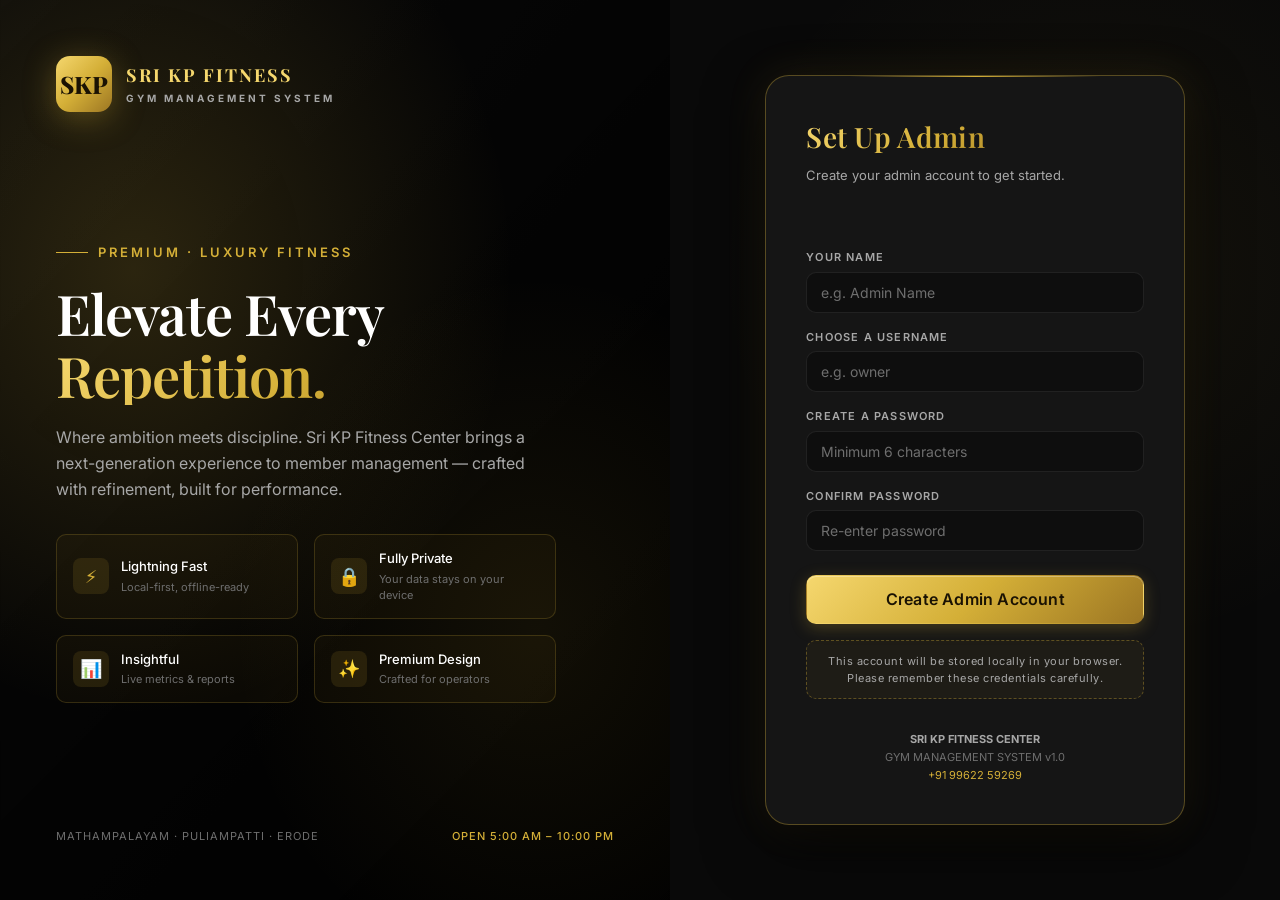
<file: index.html>
<!DOCTYPE html>
<html lang="en">
<head>
  <meta charset="UTF-8">
  <meta name="viewport" content="width=device-width, initial-scale=1, viewport-fit=cover">
  <meta name="theme-color" content="#090909">
  <meta name="mobile-web-app-capable" content="yes">
  <meta name="apple-mobile-web-app-capable" content="yes">
  <meta name="apple-mobile-web-app-status-bar-style" content="black-translucent">
  <meta name="apple-mobile-web-app-title" content="SKP Fitness">
  <link rel="manifest" href="manifest.json">
  <title>Sign In — Sri KP Fitness Center</title>
  <link rel="preconnect" href="https://fonts.googleapis.com">
  <link rel="preconnect" href="https://fonts.gstatic.com" crossorigin>
  <link href="https://fonts.googleapis.com/css2?family=Playfair+Display:wght@600;700;800&family=Inter:wght@400;500;600;700&display=swap" rel="stylesheet">
  <link rel="stylesheet" href="css/variables.css">
  <link rel="stylesheet" href="css/base.css">
  <link rel="stylesheet" href="css/components.css">
  <link rel="stylesheet" href="css/login.css">
  <link rel="stylesheet" href="css/responsive.css">
</head>
<body>
  <main class="login-page">
    <!-- Left: Brand hero -->
    <section class="login-brand">
      <div class="brand-logo">
        <div class="mark">SKP</div>
        <div class="name">Sri KP Fitness<span>GYM MANAGEMENT SYSTEM</span></div>
      </div>

      <div class="brand-hero">
        <div class="eyebrow">Premium · Luxury Fitness</div>
        <h1>
          Elevate Every
          <span class="gold">Repetition.</span>
        </h1>
        <p>Where ambition meets discipline. Sri KP Fitness Center brings a next-generation experience to member management — crafted with refinement, built for performance.</p>

        <div class="brand-features">
          <div class="feature">
            <div class="ico">⚡</div>
            <div class="txt">Lightning Fast<small>Local-first, offline-ready</small></div>
          </div>
          <div class="feature">
            <div class="ico">🔒</div>
            <div class="txt">Fully Private<small>Your data stays on your device</small></div>
          </div>
          <div class="feature">
            <div class="ico">📊</div>
            <div class="txt">Insightful<small>Live metrics &amp; reports</small></div>
          </div>
          <div class="feature">
            <div class="ico">✨</div>
            <div class="txt">Premium Design<small>Crafted for operators</small></div>
          </div>
        </div>
      </div>

      <footer class="brand-footer">
        <span>MATHAMPALAYAM · PULIAMPATTI · ERODE</span>
        <span class="hours">OPEN 5:00 AM – 10:00 PM</span>
      </footer>
    </section>

    <!-- Right: Sign-in -->
    <section class="login-panel">
      <div class="login-card fade-in">
        <div class="section-title" style="margin-bottom: 0">
          <div>
            <h2>Welcome Back</h2>
            <p class="subtitle">Manage your fitness business with confidence.</p>
          </div>
        </div>

        <!-- Sign-in form -->
        <form id="login-form" novalidate style="margin-top: 32px;">
          <div class="login-error hidden" id="login-error"></div>

          <div class="form-group" style="margin-bottom: 18px;">
            <label for="username">Username</label>
            <input id="username" name="username" class="input" type="text" autocomplete="username" required placeholder="e.g. owner">
          </div>

          <div class="form-group">
            <label for="password">Password</label>
            <div class="password-wrap">
              <input id="password" name="password" class="input" type="password" autocomplete="current-password" required placeholder="Enter your password">
              <button type="button" class="toggle-eye" id="toggle-eye" aria-label="Show password">Show</button>
            </div>
          </div>

          <div class="login-options">
            <label class="checkbox">
              <input type="checkbox" id="remember" checked>
              Remember username
            </label>
            <span class="forgot" id="forgot-link">Forgot password?</span>
          </div>

          <button type="submit" class="btn btn-primary btn-block btn-lg" id="login-btn">
            <span id="login-btn-text">Sign In Securely</span>
          </button>

          <div class="setup-note hidden" id="setup-note">
            <strong style="color: var(--gold)">First time here?</strong><br>
            Set up the admin account below to get started.
          </div>
        </form>

        <!-- Setup form (hidden by default) -->
        <form id="setup-form" class="hidden" novalidate style="margin-top: 32px;">
          <div class="login-error hidden" id="setup-error"></div>

          <div class="form-group" style="margin-bottom: 16px;">
            <label for="setup-name">Your Name</label>
            <input id="setup-name" class="input" type="text" required placeholder="e.g. Admin Name">
          </div>
          <div class="form-group" style="margin-bottom: 16px;">
            <label for="setup-username">Choose a Username</label>
            <input id="setup-username" class="input" type="text" required placeholder="e.g. owner">
          </div>
          <div class="form-group" style="margin-bottom: 16px;">
            <label for="setup-password">Create a Password</label>
            <input id="setup-password" class="input" type="password" required placeholder="Minimum 6 characters">
          </div>
          <div class="form-group" style="margin-bottom: 24px;">
            <label for="setup-password2">Confirm Password</label>
            <input id="setup-password2" class="input" type="password" required placeholder="Re-enter password">
          </div>
          <button type="submit" class="btn btn-primary btn-block btn-lg">Create Admin Account</button>
          <div class="setup-note" style="margin-top: 16px;">
            This account will be stored locally in your browser.<br>
            Please remember these credentials carefully.
          </div>
        </form>

        <div class="login-footer">
          <strong>SRI KP FITNESS CENTER</strong><br>
          GYM MANAGEMENT SYSTEM v1.0<br>
          <span style="color: var(--gold);">+91 99622 59269</span>
        </div>
      </div>
    </section>
  </main>

  <div id="toast-stack"></div>

  <script src="js/config.js"></script>
  <script src="js/db.js"></script>
  <script src="js/utils.js"></script>
  <script src="js/auth.js"></script>
  <script>
    (async function init() {
      const loginForm = U.$('#login-form');
      const setupForm = U.$('#setup-form');
      const loginError = U.$('#login-error');
      const setupError = U.$('#setup-error');
      const setupNote = U.$('#setup-note');

      // Open DB
      await DB.open();

      // If already signed in, redirect
      if (Auth.session()) { window.location.replace('app.html'); return; }

      // Toggle view based on whether an admin exists
      const hasAdmin = await Auth.hasAdmin();
      if (!hasAdmin) {
        loginForm.classList.add('hidden');
        setupForm.classList.remove('hidden');
        U.$('.subtitle').textContent = 'Create your admin account to get started.';
        U.$('.section-title h2').textContent = 'Set Up Admin';
      } else {
        const remember = localStorage.getItem(APP_CONFIG.rememberKey);
        if (remember) U.$('#username').value = remember;
      }

      // Toggle password visibility
      const pwdInput = U.$('#password');
      const eye = U.$('#toggle-eye');
      eye.addEventListener('click', () => {
        const show = pwdInput.type === 'password';
        pwdInput.type = show ? 'text' : 'password';
        eye.textContent = show ? 'Hide' : 'Show';
      });

      function showError(el, msg) {
        el.textContent = msg;
        el.classList.remove('hidden');
        el.innerHTML = `<span>⚠</span><span>${U.escape(msg)}</span>`;
      }
      function clearError(el) { el.classList.add('hidden'); el.textContent = ''; }

      // Sign-in handler
      loginForm.addEventListener('submit', async (e) => {
        e.preventDefault();
        clearError(loginError);
        const username = U.$('#username').value.trim();
        const password = U.$('#password').value;
        if (!username || !password) { showError(loginError, 'Enter both username and password.'); return; }
        const btn = U.$('#login-btn');
        const txt = U.$('#login-btn-text');
        btn.disabled = true; txt.textContent = 'Signing in...';
        try {
          await Auth.login({ username, password });
          if (U.$('#remember').checked) localStorage.setItem(APP_CONFIG.rememberKey, username);
          else localStorage.removeItem(APP_CONFIG.rememberKey);
          txt.textContent = 'Welcome!';
          setTimeout(() => window.location.replace('app.html'), 350);
        } catch (err) {
          showError(loginError, err.message || 'Login failed.');
          btn.disabled = false;
          txt.textContent = 'Sign In Securely';
        }
      });

      // Setup handler
      setupForm.addEventListener('submit', async (e) => {
        e.preventDefault();
        clearError(setupError);
        const name = U.$('#setup-name').value.trim();
        const username = U.$('#setup-username').value.trim();
        const p1 = U.$('#setup-password').value;
        const p2 = U.$('#setup-password2').value;
        if (!name || !username || !p1) { showError(setupError, 'All fields are required.'); return; }
        if (p1.length < 6) { showError(setupError, 'Password must be at least 6 characters.'); return; }
        if (p1 !== p2) { showError(setupError, 'Passwords do not match.'); return; }
        try {
          await Auth.createAdmin({ username, password: p1, name });
          await Auth.login({ username, password: p1 });
          U.toast('Admin account created. Welcome!', 'success');
          setTimeout(() => window.location.replace('app.html'), 500);
        } catch (err) {
          showError(setupError, err.message || 'Setup failed.');
        }
      });

      // Forgot password — show local recovery guidance
      U.$('#forgot-link').addEventListener('click', () => {
        U.modal({
          title: 'Local Account Recovery',
          size: 'sm',
          body: `<div style="color: var(--text-secondary); font-size: 14px; line-height: 1.6;">
            <p>This application stores credentials locally in your browser — there is no online recovery.</p>
            <p style="margin-top: 12px;">If you have truly forgotten your password, you can <strong>reset the admin account</strong> and create a new one. <span style="color: var(--danger); font-weight: 600;">Member records are preserved</span> — only the admin login will be reset.</p>
            <p style="margin-top: 12px; color: var(--warning);">If you have a JSON backup, you can restore everything afterward.</p>
          </div>`,
          actions: [
            { label: 'Cancel', variant: 'secondary' },
            { label: 'Reset Admin Account', variant: 'danger', onClick: async () => {
              if (!confirm('This will delete all admin logins so you can create a new one. Member data stays intact. Continue?')) return;
              await Auth.recoveryWipe();
              U.toast('Admin reset. Please set up again.', 'success');
              setTimeout(() => location.reload(), 600);
            } }
          ]
        });
      });
    })();
  </script>
</body>
</html>
</file>
<file: css/variables.css>
/* ==========================================================================
   SRI KP FITNESS CENTER — Design Tokens
   Premium Black & Gold Design System
   ========================================================================== */

:root {
  /* Surfaces */
  --bg-main: #090909;
  --bg-sidebar: #0D0D0D;
  --bg-card: #151515;
  --bg-card-2: #1C1C1C;
  --bg-elevated: #222222;
  --bg-input: #0E0E0E;

  /* Gold palette */
  --gold: #D4AF37;
  --gold-bright: #F5D76E;
  --gold-dark: #9C7623;
  --gold-soft: rgba(212, 175, 55, 0.12);
  --gold-glow: rgba(212, 175, 55, 0.25);
  --gold-border: rgba(212, 175, 55, 0.35);

  /* Text */
  --text-primary: #FFFFFF;
  --text-secondary: #A7A7A7;
  --text-muted: #6E6E6E;

  /* Status */
  --success: #2ECC71;
  --warning: #F5A623;
  --danger: #EF5350;
  --info: #4FC3F7;

  /* Gradients */
  --gold-gradient: linear-gradient(135deg, #F5D76E 0%, #D4AF37 50%, #9C7623 100%);
  --gold-gradient-soft: linear-gradient(135deg, rgba(245, 215, 110, 0.15) 0%, rgba(156, 118, 35, 0.05) 100%);
  --dark-gradient: linear-gradient(145deg, #1C1C1C 0%, #0D0D0D 100%);

  /* Shadows */
  --shadow-sm: 0 2px 8px rgba(0, 0, 0, 0.4);
  --shadow-md: 0 8px 24px rgba(0, 0, 0, 0.5);
  --shadow-lg: 0 20px 60px rgba(0, 0, 0, 0.65);
  --shadow-gold: 0 4px 24px rgba(212, 175, 55, 0.18);
  --shadow-gold-strong: 0 6px 32px rgba(212, 175, 55, 0.35);

  /* Radius */
  --radius-sm: 6px;
  --radius-md: 10px;
  --radius-lg: 16px;
  --radius-xl: 24px;
  --radius-pill: 999px;

  /* Spacing scale */
  --sp-1: 4px;
  --sp-2: 8px;
  --sp-3: 12px;
  --sp-4: 16px;
  --sp-5: 20px;
  --sp-6: 24px;
  --sp-8: 32px;
  --sp-10: 40px;
  --sp-12: 48px;

  /* Typography */
  --font-display: 'Playfair Display', 'Georgia', serif;
  --font-body: 'Inter', 'Segoe UI', system-ui, -apple-system, sans-serif;
  --font-mono: 'JetBrains Mono', 'Menlo', monospace;

  --fs-xs: 11px;
  --fs-sm: 13px;
  --fs-md: 14px;
  --fs-lg: 16px;
  --fs-xl: 20px;
  --fs-2xl: 26px;
  --fs-3xl: 34px;
  --fs-4xl: 44px;

  /* Layout */
  --sidebar-w: 260px;
  --sidebar-w-collapsed: 72px;
  --header-h: 72px;

  /* Motion */
  --t-fast: 160ms cubic-bezier(.4,0,.2,1);
  --t-base: 240ms cubic-bezier(.4,0,.2,1);
  --t-slow: 400ms cubic-bezier(.4,0,.2,1);
}
</file>
<file: css/base.css>
/* ==========================================================================
   Reset, Base & Utility
   ========================================================================== */

*, *::before, *::after { box-sizing: border-box; }

html, body {
  margin: 0;
  padding: 0;
  height: 100%;
  background: var(--bg-main);
  color: var(--text-primary);
  font-family: var(--font-body);
  font-size: var(--fs-md);
  line-height: 1.5;
  -webkit-font-smoothing: antialiased;
  -moz-osx-font-smoothing: grayscale;
}

body {
  background-image:
    radial-gradient(circle at 15% 10%, rgba(212, 175, 55, 0.06), transparent 40%),
    radial-gradient(circle at 85% 90%, rgba(212, 175, 55, 0.04), transparent 40%);
  background-attachment: fixed;
  min-height: 100vh;
}

h1, h2, h3, h4, h5, h6 { margin: 0; font-family: var(--font-display); font-weight: 600; letter-spacing: 0.3px; }
p { margin: 0; }
a { color: var(--gold); text-decoration: none; transition: color var(--t-fast); }
a:hover { color: var(--gold-bright); }
img { max-width: 100%; display: block; }
button { font-family: inherit; }

/* Scrollbar */
*::-webkit-scrollbar { width: 10px; height: 10px; }
*::-webkit-scrollbar-track { background: var(--bg-main); }
*::-webkit-scrollbar-thumb {
  background: linear-gradient(180deg, var(--gold-dark), #4a3812);
  border-radius: var(--radius-pill);
  border: 2px solid var(--bg-main);
}
*::-webkit-scrollbar-thumb:hover { background: var(--gold); }

/* Utilities */
.flex { display: flex; }
.flex-col { display: flex; flex-direction: column; }
.items-center { align-items: center; }
.justify-between { justify-content: space-between; }
.justify-center { justify-content: center; }
.gap-1 { gap: var(--sp-1); } .gap-2 { gap: var(--sp-2); } .gap-3 { gap: var(--sp-3); }
.gap-4 { gap: var(--sp-4); } .gap-6 { gap: var(--sp-6); } .gap-8 { gap: var(--sp-8); }
.grid { display: grid; }
.text-gold { color: var(--gold); }
.text-bright { color: var(--gold-bright); }
.text-muted { color: var(--text-secondary); }
.text-dim { color: var(--text-muted); }
.text-success { color: var(--success); }
.text-warning { color: var(--warning); }
.text-danger { color: var(--danger); }
.text-center { text-align: center; }
.text-right { text-align: right; }
.hidden { display: none !important; }
.font-mono { font-family: var(--font-mono); }
.font-display { font-family: var(--font-display); }
.uppercase { text-transform: uppercase; letter-spacing: 1.5px; }

.divider {
  height: 1px;
  background: linear-gradient(90deg, transparent, var(--gold-border), transparent);
  margin: var(--sp-6) 0;
}

.section-title {
  display: flex;
  align-items: center;
  gap: var(--sp-3);
  margin-bottom: var(--sp-6);
}
.section-title h2 {
  font-size: var(--fs-2xl);
  background: var(--gold-gradient);
  -webkit-background-clip: text;
  -webkit-text-fill-color: transparent;
  background-clip: text;
}
.section-title p { color: var(--text-secondary); font-size: var(--fs-sm); }

/* Spinner */
.spinner {
  width: 24px;
  height: 24px;
  border: 2px solid var(--gold-soft);
  border-top-color: var(--gold);
  border-radius: 50%;
  animation: spin 0.8s linear infinite;
}
@keyframes spin { to { transform: rotate(360deg); } }
.spinner-lg { width: 56px; height: 56px; border-width: 3px; }

/* Fade in */
@keyframes fade-in { from { opacity: 0; transform: translateY(8px); } to { opacity: 1; transform: none; } }
.fade-in { animation: fade-in var(--t-base); }

/* Glow pulse */
@keyframes gold-pulse {
  0%, 100% { box-shadow: 0 0 0 0 rgba(212, 175, 55, 0.4); }
  50% { box-shadow: 0 0 0 10px rgba(212, 175, 55, 0); }
}

/* Skeleton */
.skeleton {
  background: linear-gradient(90deg, #171717 0%, #222 50%, #171717 100%);
  background-size: 200% 100%;
  animation: shimmer 1.4s infinite;
  border-radius: var(--radius-sm);
}
@keyframes shimmer { to { background-position: -200% 0; } }

/* Toast notifications */
#toast-stack {
  position: fixed;
  top: 24px;
  right: 24px;
  z-index: 10000;
  display: flex;
  flex-direction: column;
  gap: var(--sp-3);
}
.toast {
  min-width: 280px;
  max-width: 360px;
  background: var(--bg-card-2);
  border: 1px solid var(--gold-border);
  border-radius: var(--radius-md);
  padding: 14px 18px;
  color: var(--text-primary);
  box-shadow: var(--shadow-md), var(--shadow-gold);
  display: flex;
  gap: var(--sp-3);
  align-items: flex-start;
  animation: fade-in var(--t-base);
}
.toast-icon { font-size: 18px; flex-shrink: 0; }
.toast-body { font-size: var(--fs-sm); line-height: 1.4; }
.toast.success { border-color: rgba(46, 204, 113, 0.5); }
.toast.success .toast-icon { color: var(--success); }
.toast.error { border-color: rgba(239, 83, 80, 0.5); }
.toast.error .toast-icon { color: var(--danger); }
.toast.warning { border-color: rgba(245, 166, 35, 0.5); }
.toast.warning .toast-icon { color: var(--warning); }

/* Loader overlay */
#app-loader {
  position: fixed;
  inset: 0;
  background: var(--bg-main);
  z-index: 9999;
  display: flex;
  align-items: center;
  justify-content: center;
  flex-direction: column;
  gap: var(--sp-4);
}
#app-loader.gone { opacity: 0; pointer-events: none; transition: opacity var(--t-slow); }
</file>
<file: css/components.css>
/* ==========================================================================
   Components — Buttons, Cards, Inputs, Tables, Modals, Badges
   ========================================================================== */

/* ---------- Buttons ---------- */
.btn {
  display: inline-flex;
  align-items: center;
  justify-content: center;
  gap: var(--sp-2);
  padding: 10px 20px;
  font-size: var(--fs-md);
  font-weight: 600;
  letter-spacing: 0.2px;
  border-radius: var(--radius-md);
  border: 1px solid transparent;
  cursor: pointer;
  transition: all var(--t-fast);
  background: transparent;
  color: var(--text-primary);
  white-space: nowrap;
  text-decoration: none;
  line-height: 1.2;
}
.btn:disabled { opacity: 0.5; cursor: not-allowed; }
.btn-sm { padding: 6px 12px; font-size: var(--fs-sm); }
.btn-lg { padding: 14px 28px; font-size: var(--fs-lg); }
.btn-block { width: 100%; }

.btn-primary {
  background: var(--gold-gradient);
  color: #1a1203;
  border-color: transparent;
  box-shadow: 0 4px 16px rgba(212, 175, 55, 0.25), inset 0 1px 0 rgba(255, 255, 255, 0.3);
}
.btn-primary:hover:not(:disabled) {
  transform: translateY(-1px);
  box-shadow: 0 8px 24px rgba(212, 175, 55, 0.45), inset 0 1px 0 rgba(255, 255, 255, 0.4);
}
.btn-primary:active:not(:disabled) { transform: translateY(0); }

.btn-secondary {
  background: transparent;
  color: var(--gold);
  border: 1px solid var(--gold-border);
}
.btn-secondary:hover:not(:disabled) {
  background: var(--gold-soft);
  border-color: var(--gold);
  color: var(--gold-bright);
}

.btn-ghost {
  background: transparent;
  color: var(--text-secondary);
}
.btn-ghost:hover:not(:disabled) { color: var(--gold); background: var(--gold-soft); }

.btn-danger {
  background: linear-gradient(135deg, #a83b3b, #6d1f1f);
  color: #fff;
  border-color: transparent;
}
.btn-danger:hover:not(:disabled) { filter: brightness(1.1); box-shadow: 0 4px 16px rgba(239, 83, 80, 0.3); }

.btn-success {
  background: linear-gradient(135deg, #2ECC71, #1e8449);
  color: #fff;
}
.btn-success:hover:not(:disabled) { filter: brightness(1.1); }

.btn-icon {
  width: 36px;
  height: 36px;
  padding: 0;
  border-radius: var(--radius-md);
}

/* ---------- Cards ---------- */
.card {
  background: var(--bg-card);
  border: 1px solid rgba(255, 255, 255, 0.04);
  border-radius: var(--radius-lg);
  padding: var(--sp-6);
  position: relative;
  transition: all var(--t-base);
}
.card-glow {
  border-color: var(--gold-border);
  box-shadow: var(--shadow-gold);
}
.card-glow:hover {
  box-shadow: var(--shadow-gold-strong);
  transform: translateY(-2px);
}
.card-hero {
  background:
    linear-gradient(145deg, rgba(212, 175, 55, 0.06), transparent 60%),
    var(--bg-card);
  border: 1px solid var(--gold-border);
}
.card-head {
  display: flex;
  align-items: center;
  justify-content: space-between;
  margin-bottom: var(--sp-5);
  padding-bottom: var(--sp-4);
  border-bottom: 1px solid rgba(255, 255, 255, 0.06);
}
.card-head h3 {
  font-size: var(--fs-xl);
  color: var(--text-primary);
}
.card-head .subtitle { font-size: var(--fs-sm); color: var(--text-secondary); }

/* ---------- Metric Card ---------- */
.metric-card {
  background: var(--bg-card);
  border: 1px solid rgba(212, 175, 55, 0.18);
  border-radius: var(--radius-lg);
  padding: var(--sp-5) var(--sp-6);
  position: relative;
  overflow: hidden;
  box-shadow: 0 4px 16px rgba(0,0,0,0.3);
  transition: all var(--t-base);
}
.metric-card::before {
  content: '';
  position: absolute;
  top: 0; left: 0; right: 0;
  height: 2px;
  background: var(--gold-gradient);
  opacity: 0.6;
}
.metric-card:hover {
  transform: translateY(-4px);
  border-color: var(--gold-border);
  box-shadow: 0 10px 32px rgba(0,0,0,0.5), 0 0 0 1px var(--gold-soft);
}
.metric-card:hover::before { opacity: 1; }
.metric-card .metric-label {
  font-size: var(--fs-xs);
  letter-spacing: 1.5px;
  text-transform: uppercase;
  color: var(--text-secondary);
  margin-bottom: var(--sp-2);
}
.metric-card .metric-value {
  font-family: var(--font-display);
  font-size: var(--fs-3xl);
  font-weight: 700;
  color: var(--text-primary);
  margin-bottom: var(--sp-1);
  letter-spacing: -0.5px;
}
.metric-card .metric-value.gold {
  background: var(--gold-gradient);
  -webkit-background-clip: text;
  background-clip: text;
  -webkit-text-fill-color: transparent;
}
.metric-card .metric-sub {
  font-size: var(--fs-xs);
  color: var(--text-muted);
}
.metric-card .metric-icon {
  position: absolute;
  top: var(--sp-5);
  right: var(--sp-5);
  width: 44px;
  height: 44px;
  border-radius: 12px;
  background: var(--gold-soft);
  color: var(--gold);
  display: flex;
  align-items: center;
  justify-content: center;
  font-size: 22px;
  border: 1px solid var(--gold-border);
}

/* ---------- Forms ---------- */
.form-grid {
  display: grid;
  grid-template-columns: repeat(auto-fit, minmax(240px, 1fr));
  gap: var(--sp-5);
}
.form-group {
  display: flex;
  flex-direction: column;
  gap: 6px;
}
.form-group label {
  font-size: var(--fs-xs);
  letter-spacing: 1.2px;
  text-transform: uppercase;
  color: var(--text-secondary);
  font-weight: 600;
}
.form-group label.required::after { content: ' *'; color: var(--danger); }

.input, .select, .textarea {
  background: var(--bg-input);
  border: 1px solid rgba(255, 255, 255, 0.08);
  color: var(--text-primary);
  padding: 11px 14px;
  border-radius: var(--radius-md);
  font-size: var(--fs-md);
  font-family: inherit;
  transition: all var(--t-fast);
  width: 100%;
  outline: none;
}
.input:hover, .select:hover, .textarea:hover {
  border-color: rgba(212, 175, 55, 0.3);
}
.input:focus, .select:focus, .textarea:focus {
  border-color: var(--gold);
  box-shadow: 0 0 0 3px var(--gold-soft);
  background: #0a0a0a;
}
.input::placeholder, .textarea::placeholder { color: var(--text-muted); }
.input:disabled { opacity: 0.6; cursor: not-allowed; }

.textarea { min-height: 90px; resize: vertical; font-family: inherit; }

.select {
  appearance: none;
  background-image: url("data:image/svg+xml,%3Csvg xmlns='http://www.w3.org/2000/svg' width='12' height='8' viewBox='0 0 12 8'%3E%3Cpath fill='%23D4AF37' d='M6 8 0 0h12z'/%3E%3C/svg%3E");
  background-repeat: no-repeat;
  background-position: right 14px center;
  padding-right: 36px;
}

.input-prefix {
  position: relative;
}
.input-prefix .prefix {
  position: absolute;
  top: 50%;
  left: 12px;
  transform: translateY(-50%);
  color: var(--gold);
  font-weight: 600;
  pointer-events: none;
}
.input-prefix .input { padding-left: 32px; }

.error-text { color: var(--danger); font-size: var(--fs-xs); margin-top: 4px; }
.help-text { color: var(--text-muted); font-size: var(--fs-xs); margin-top: 4px; }

.checkbox {
  display: inline-flex;
  align-items: center;
  gap: var(--sp-2);
  cursor: pointer;
  user-select: none;
  color: var(--text-secondary);
  font-size: var(--fs-sm);
}
.checkbox input {
  appearance: none;
  width: 18px;
  height: 18px;
  border: 1.5px solid var(--gold-border);
  background: var(--bg-input);
  border-radius: 4px;
  display: inline-flex;
  align-items: center;
  justify-content: center;
  cursor: pointer;
  transition: all var(--t-fast);
  position: relative;
}
.checkbox input:checked {
  background: var(--gold-gradient);
  border-color: var(--gold);
}
.checkbox input:checked::after {
  content: '';
  position: absolute;
  width: 5px;
  height: 9px;
  border-right: 2px solid #1a1203;
  border-bottom: 2px solid #1a1203;
  transform: rotate(45deg) translate(-1px, -1px);
}

/* ---------- Tables ---------- */
.table-wrap {
  background: var(--bg-card);
  border-radius: var(--radius-lg);
  border: 1px solid rgba(255, 255, 255, 0.05);
  overflow: hidden;
  box-shadow: var(--shadow-sm);
}
.table-scroll { overflow-x: auto; }
table.data-table {
  width: 100%;
  border-collapse: collapse;
  min-width: 720px;
}
table.data-table thead {
  background: linear-gradient(90deg, rgba(212, 175, 55, 0.08), transparent);
  border-bottom: 1px solid var(--gold-border);
}
table.data-table th {
  padding: 14px 18px;
  text-align: left;
  color: var(--gold);
  font-size: var(--fs-xs);
  font-weight: 700;
  letter-spacing: 1.5px;
  text-transform: uppercase;
  white-space: nowrap;
}
table.data-table td {
  padding: 14px 18px;
  color: var(--text-primary);
  font-size: var(--fs-sm);
  border-bottom: 1px solid rgba(255, 255, 255, 0.04);
  vertical-align: middle;
}
table.data-table tbody tr {
  transition: background var(--t-fast);
}
table.data-table tbody tr:hover {
  background: rgba(212, 175, 55, 0.05);
}
table.data-table tbody tr:last-child td { border-bottom: none; }
table.data-table .num { font-family: var(--font-mono); text-align: right; }
.table-empty {
  text-align: center;
  padding: var(--sp-10) var(--sp-6);
  color: var(--text-muted);
}
.table-empty .ico {
  font-size: 42px;
  opacity: 0.4;
  margin-bottom: var(--sp-3);
}

/* Pagination */
.pagination {
  display: flex;
  align-items: center;
  justify-content: space-between;
  padding: var(--sp-4) var(--sp-5);
  color: var(--text-secondary);
  font-size: var(--fs-sm);
  border-top: 1px solid rgba(255, 255, 255, 0.05);
}
.pagination .pages { display: flex; gap: 4px; }
.pagination .pages button {
  min-width: 32px;
  height: 32px;
  border-radius: 8px;
  background: transparent;
  border: 1px solid rgba(212, 175, 55, 0.2);
  color: var(--text-secondary);
  cursor: pointer;
  transition: all var(--t-fast);
}
.pagination .pages button:hover { background: var(--gold-soft); color: var(--gold); }
.pagination .pages button.active {
  background: var(--gold-gradient);
  color: #1a1203;
  font-weight: 700;
  border-color: transparent;
}
.pagination .pages button:disabled { opacity: 0.4; cursor: not-allowed; }

/* ---------- Badges ---------- */
.badge {
  display: inline-flex;
  align-items: center;
  gap: 5px;
  padding: 4px 10px;
  font-size: var(--fs-xs);
  font-weight: 600;
  text-transform: uppercase;
  letter-spacing: 1px;
  border-radius: var(--radius-pill);
  border: 1px solid transparent;
  line-height: 1.4;
}
.badge::before {
  content: '';
  width: 6px; height: 6px;
  border-radius: 50%;
  background: currentColor;
  box-shadow: 0 0 6px currentColor;
}
.badge.success { background: rgba(46, 204, 113, 0.12); color: var(--success); border-color: rgba(46, 204, 113, 0.3); }
.badge.warning { background: rgba(245, 166, 35, 0.12); color: var(--warning); border-color: rgba(245, 166, 35, 0.3); }
.badge.danger { background: rgba(239, 83, 80, 0.12); color: var(--danger); border-color: rgba(239, 83, 80, 0.3); }
.badge.gold { background: var(--gold-soft); color: var(--gold); border-color: var(--gold-border); }
.badge.grey { background: rgba(255,255,255,0.05); color: var(--text-muted); border-color: rgba(255,255,255,0.08); }

/* ---------- Modals ---------- */
.modal-backdrop {
  position: fixed;
  inset: 0;
  background: rgba(0, 0, 0, 0.75);
  backdrop-filter: blur(6px);
  z-index: 9000;
  display: flex;
  align-items: center;
  justify-content: center;
  padding: var(--sp-5);
  animation: fade-in var(--t-base);
}
.modal {
  background: var(--bg-card);
  border: 1px solid var(--gold-border);
  border-radius: var(--radius-lg);
  width: min(640px, 100%);
  max-height: calc(100vh - 60px);
  display: flex;
  flex-direction: column;
  overflow: hidden;
  box-shadow: var(--shadow-lg), 0 0 40px rgba(212, 175, 55, 0.2);
  animation: modalIn var(--t-base);
}
.modal.lg { width: min(880px, 100%); }
.modal.sm { width: min(440px, 100%); }
@keyframes modalIn {
  from { opacity: 0; transform: translateY(16px) scale(0.98); }
  to { opacity: 1; transform: none; }
}
.modal-head {
  padding: var(--sp-5) var(--sp-6);
  border-bottom: 1px solid rgba(255, 255, 255, 0.06);
  display: flex;
  align-items: center;
  justify-content: space-between;
  background: linear-gradient(90deg, rgba(212, 175, 55, 0.05), transparent);
}
.modal-head h3 { font-size: var(--fs-xl); color: var(--text-primary); }
.modal-head .close-btn {
  background: transparent;
  border: none;
  color: var(--text-secondary);
  font-size: 22px;
  cursor: pointer;
  width: 36px;
  height: 36px;
  border-radius: 8px;
  transition: all var(--t-fast);
}
.modal-head .close-btn:hover { background: rgba(239, 83, 80, 0.15); color: var(--danger); }
.modal-body { padding: var(--sp-6); overflow-y: auto; flex: 1; }
.modal-footer {
  padding: var(--sp-4) var(--sp-6);
  border-top: 1px solid rgba(255, 255, 255, 0.06);
  display: flex;
  justify-content: flex-end;
  gap: var(--sp-3);
  background: rgba(0,0,0,0.3);
}

/* ---------- Avatar ---------- */
.avatar {
  width: 40px;
  height: 40px;
  border-radius: 50%;
  background: var(--gold-gradient);
  color: #1a1203;
  display: inline-flex;
  align-items: center;
  justify-content: center;
  font-weight: 700;
  font-family: var(--font-display);
  overflow: hidden;
  border: 2px solid var(--gold-border);
  flex-shrink: 0;
}
.avatar img { width: 100%; height: 100%; object-fit: cover; }
.avatar.lg { width: 96px; height: 96px; font-size: 32px; }
.avatar.xl { width: 128px; height: 128px; font-size: 42px; }
.avatar.sm { width: 32px; height: 32px; font-size: 13px; }

/* ---------- Tabs ---------- */
.tabs {
  display: flex;
  gap: var(--sp-1);
  border-bottom: 1px solid rgba(255, 255, 255, 0.06);
  margin-bottom: var(--sp-5);
}
.tab {
  padding: 12px 20px;
  background: transparent;
  border: none;
  color: var(--text-secondary);
  font-size: var(--fs-sm);
  font-weight: 600;
  cursor: pointer;
  position: relative;
  transition: color var(--t-fast);
  letter-spacing: 0.3px;
}
.tab:hover { color: var(--gold-bright); }
.tab.active { color: var(--gold); }
.tab.active::after {
  content: '';
  position: absolute;
  bottom: -1px; left: 0; right: 0;
  height: 2px;
  background: var(--gold-gradient);
  border-radius: 2px;
}

/* ---------- Filters bar ---------- */
.filter-bar {
  display: flex;
  flex-wrap: wrap;
  gap: var(--sp-3);
  margin-bottom: var(--sp-5);
  align-items: center;
}
.filter-bar .search-input {
  flex: 1;
  min-width: 220px;
  max-width: 360px;
}

/* ---------- Info rows ---------- */
.info-row {
  display: flex;
  justify-content: space-between;
  padding: 10px 0;
  border-bottom: 1px dashed rgba(255, 255, 255, 0.05);
  font-size: var(--fs-sm);
}
.info-row:last-child { border-bottom: none; }
.info-row .label { color: var(--text-secondary); }
.info-row .value { color: var(--text-primary); font-weight: 600; }
.info-row .value.gold { color: var(--gold); }

/* ---------- Empty state ---------- */
.empty-state {
  text-align: center;
  padding: var(--sp-12) var(--sp-6);
  color: var(--text-secondary);
}
.empty-state .ico {
  font-size: 56px;
  color: var(--gold);
  opacity: 0.4;
  margin-bottom: var(--sp-4);
}
.empty-state h3 { color: var(--text-primary); margin-bottom: var(--sp-2); font-size: var(--fs-xl); }

/* Grid helpers */
.grid-cards {
  display: grid;
  grid-template-columns: repeat(auto-fit, minmax(240px, 1fr));
  gap: var(--sp-5);
}
.grid-2 { display: grid; grid-template-columns: repeat(2, 1fr); gap: var(--sp-5); }
.grid-3 { display: grid; grid-template-columns: repeat(3, 1fr); gap: var(--sp-5); }
@media (max-width: 900px) {
  .grid-2, .grid-3 { grid-template-columns: 1fr; }
}
</file>
<file: css/login.css>
/* ==========================================================================
   Login Page
   ========================================================================== */

.login-page {
  min-height: 100vh;
  display: grid;
  grid-template-columns: 1.1fr 1fr;
  background: #050505;
  position: relative;
  overflow: hidden;
}

/* Left — brand panel */
.login-brand {
  position: relative;
  display: flex;
  flex-direction: column;
  justify-content: space-between;
  padding: 56px;
  background:
    linear-gradient(135deg, rgba(0,0,0,0.65), rgba(0,0,0,0.9)),
    url("data:image/svg+xml,%3Csvg xmlns='http://www.w3.org/2000/svg' viewBox='0 0 800 1000' preserveAspectRatio='xMidYMid slice'%3E%3Cdefs%3E%3ClinearGradient id='g' x1='0' x2='1' y1='0' y2='1'%3E%3Cstop offset='0' stop-color='%231a1a1a'/%3E%3Cstop offset='1' stop-color='%23050505'/%3E%3C/linearGradient%3E%3C/defs%3E%3Crect width='800' height='1000' fill='url(%23g)'/%3E%3C/svg%3E");
  background-size: cover;
  background-position: center;
}
.login-brand::before {
  content: '';
  position: absolute;
  inset: 0;
  background:
    radial-gradient(ellipse at 20% 30%, rgba(212, 175, 55, 0.18), transparent 50%),
    radial-gradient(ellipse at 80% 70%, rgba(212, 175, 55, 0.08), transparent 40%);
  pointer-events: none;
}
.login-brand > * { position: relative; z-index: 1; }

.brand-logo {
  display: flex;
  align-items: center;
  gap: 14px;
}
.brand-logo .mark {
  width: 56px;
  height: 56px;
  border-radius: 14px;
  background: var(--gold-gradient);
  display: flex;
  align-items: center;
  justify-content: center;
  font-family: var(--font-display);
  font-weight: 800;
  color: #1a1203;
  font-size: 24px;
  box-shadow: var(--shadow-gold-strong);
}
.brand-logo .name {
  font-family: var(--font-display);
  font-weight: 700;
  color: var(--gold-bright);
  font-size: 18px;
  letter-spacing: 2px;
  text-transform: uppercase;
}
.brand-logo .name span { display: block; color: var(--text-secondary); font-size: 10px; letter-spacing: 3px; margin-top: 2px; font-family: var(--font-body); }

.brand-hero { max-width: 500px; }
.brand-hero .eyebrow {
  color: var(--gold);
  font-size: var(--fs-sm);
  letter-spacing: 3px;
  text-transform: uppercase;
  font-weight: 600;
  margin-bottom: var(--sp-5);
  display: inline-flex;
  align-items: center;
  gap: 10px;
}
.brand-hero .eyebrow::before {
  content: '';
  width: 32px;
  height: 1px;
  background: var(--gold);
}
.brand-hero h1 {
  font-family: var(--font-display);
  font-size: 56px;
  line-height: 1.1;
  letter-spacing: -1px;
  margin-bottom: var(--sp-5);
  color: var(--text-primary);
}
.brand-hero h1 .gold {
  background: var(--gold-gradient);
  -webkit-background-clip: text;
  background-clip: text;
  -webkit-text-fill-color: transparent;
  display: block;
}
.brand-hero p {
  color: var(--text-secondary);
  font-size: var(--fs-lg);
  line-height: 1.6;
  margin-bottom: var(--sp-8);
}
.brand-features {
  display: grid;
  grid-template-columns: repeat(2, 1fr);
  gap: var(--sp-4);
}
.brand-features .feature {
  padding: 14px 16px;
  border: 1px solid rgba(212, 175, 55, 0.2);
  border-radius: var(--radius-md);
  background: rgba(212, 175, 55, 0.04);
  display: flex;
  gap: 12px;
  align-items: center;
}
.brand-features .feature .ico {
  width: 36px; height: 36px;
  border-radius: 8px;
  background: var(--gold-soft);
  color: var(--gold);
  display: inline-flex;
  align-items: center;
  justify-content: center;
  font-size: 18px;
  flex-shrink: 0;
}
.brand-features .feature .txt { font-size: var(--fs-sm); color: var(--text-primary); font-weight: 500; }
.brand-features .feature .txt small { display: block; color: var(--text-muted); font-size: var(--fs-xs); font-weight: 400; margin-top: 2px; }

.brand-footer {
  display: flex;
  justify-content: space-between;
  align-items: center;
  color: var(--text-muted);
  font-size: var(--fs-xs);
  letter-spacing: 1px;
}
.brand-footer .hours { color: var(--gold); font-weight: 500; }

/* Right — login form */
.login-panel {
  display: flex;
  align-items: center;
  justify-content: center;
  padding: var(--sp-10);
  background: var(--bg-main);
  background-image:
    radial-gradient(circle at 70% 30%, rgba(212, 175, 55, 0.06), transparent 50%);
}

.login-card {
  width: 100%;
  max-width: 420px;
  background: var(--bg-card);
  border: 1px solid var(--gold-border);
  border-radius: var(--radius-xl);
  padding: var(--sp-10);
  box-shadow: var(--shadow-lg), 0 0 40px rgba(212, 175, 55, 0.12);
  position: relative;
}
.login-card::before {
  content: '';
  position: absolute;
  top: 0; left: 20%; right: 20%;
  height: 1px;
  background: linear-gradient(90deg, transparent, var(--gold), transparent);
}
.login-card h2 {
  font-family: var(--font-display);
  font-size: 28px;
  color: var(--text-primary);
  margin-bottom: var(--sp-2);
}
.login-card .subtitle {
  color: var(--text-secondary);
  font-size: var(--fs-sm);
  margin-bottom: var(--sp-8);
}

.password-wrap { position: relative; }
.password-wrap .toggle-eye {
  position: absolute;
  top: 50%;
  right: 12px;
  transform: translateY(-50%);
  background: transparent;
  border: none;
  color: var(--text-secondary);
  cursor: pointer;
  padding: 4px 8px;
  border-radius: 6px;
  font-size: var(--fs-sm);
  transition: color var(--t-fast);
}
.password-wrap .toggle-eye:hover { color: var(--gold); }

.login-options {
  display: flex;
  align-items: center;
  justify-content: space-between;
  margin: var(--sp-4) 0 var(--sp-6);
  font-size: var(--fs-sm);
}
.login-options .forgot { color: var(--gold); cursor: pointer; }
.login-options .forgot:hover { color: var(--gold-bright); }

.login-error {
  background: rgba(239, 83, 80, 0.1);
  border: 1px solid rgba(239, 83, 80, 0.3);
  color: #ff8a86;
  padding: 10px 14px;
  border-radius: var(--radius-md);
  font-size: var(--fs-sm);
  margin-bottom: var(--sp-4);
  display: flex;
  align-items: center;
  gap: 8px;
}

.setup-note {
  margin-top: var(--sp-6);
  text-align: center;
  padding: 12px 16px;
  background: rgba(212, 175, 55, 0.05);
  border: 1px dashed var(--gold-border);
  border-radius: var(--radius-md);
  font-size: var(--fs-xs);
  color: var(--text-secondary);
  letter-spacing: 0.5px;
}

.login-footer {
  margin-top: var(--sp-8);
  text-align: center;
  color: var(--text-muted);
  font-size: var(--fs-xs);
  line-height: 1.6;
}
.login-footer strong { color: var(--text-secondary); }

@media (max-width: 960px) {
  .login-page { grid-template-columns: 1fr; }
  .login-brand { padding: 28px; display: none; }
  .login-brand.mini {
    display: block;
    text-align: center;
    padding: 32px 24px 16px;
  }
}

@media (max-width: 480px) {
  .login-panel { padding: 24px 16px; }
  .login-card { padding: 28px 22px; }
  .login-card h2 { font-size: 24px; }
}
</file>
<file: css/responsive.css>
/* ==========================================================================
   Global Responsive Overrides
   ========================================================================== */

@media (max-width: 1200px) {
  :root { --sp-8: 24px; --sp-10: 28px; }
}

@media (max-width: 900px) {
  .form-grid { grid-template-columns: 1fr; }
  .page-head { flex-direction: column; align-items: flex-start; }
  .collect-grid, .profile-grid, .dash-grid { grid-template-columns: 1fr; }
  .brand-features { grid-template-columns: 1fr; }
}

@media (max-width: 640px) {
  :root { --fs-2xl: 22px; --fs-3xl: 28px; --fs-4xl: 34px; }
  .modal-head, .modal-body, .modal-footer { padding-left: 20px; padding-right: 20px; }
  .card { padding: 18px; }
  .metric-card { padding: 18px; }
  .metric-card .metric-value { font-size: 28px; }
  .metric-card .metric-icon { width: 36px; height: 36px; font-size: 16px; }
  .welcome-banner { padding: 20px; }
  .filter-bar .search-input { max-width: 100%; }
  .quick-action-grid { grid-template-columns: 1fr; }
  .brand-hero h1 { font-size: 38px; }
}

@media (max-width: 420px) {
  .page-head .page-actions { width: 100%; }
  .page-head .page-actions .btn { flex: 1; }
  .modal-footer { flex-direction: column-reverse; }
  .modal-footer .btn { width: 100%; }
}

/* High DPI tweaks */
@media (min-resolution: 2dppx) {
  body { -webkit-font-smoothing: subpixel-antialiased; }
}
</file>
